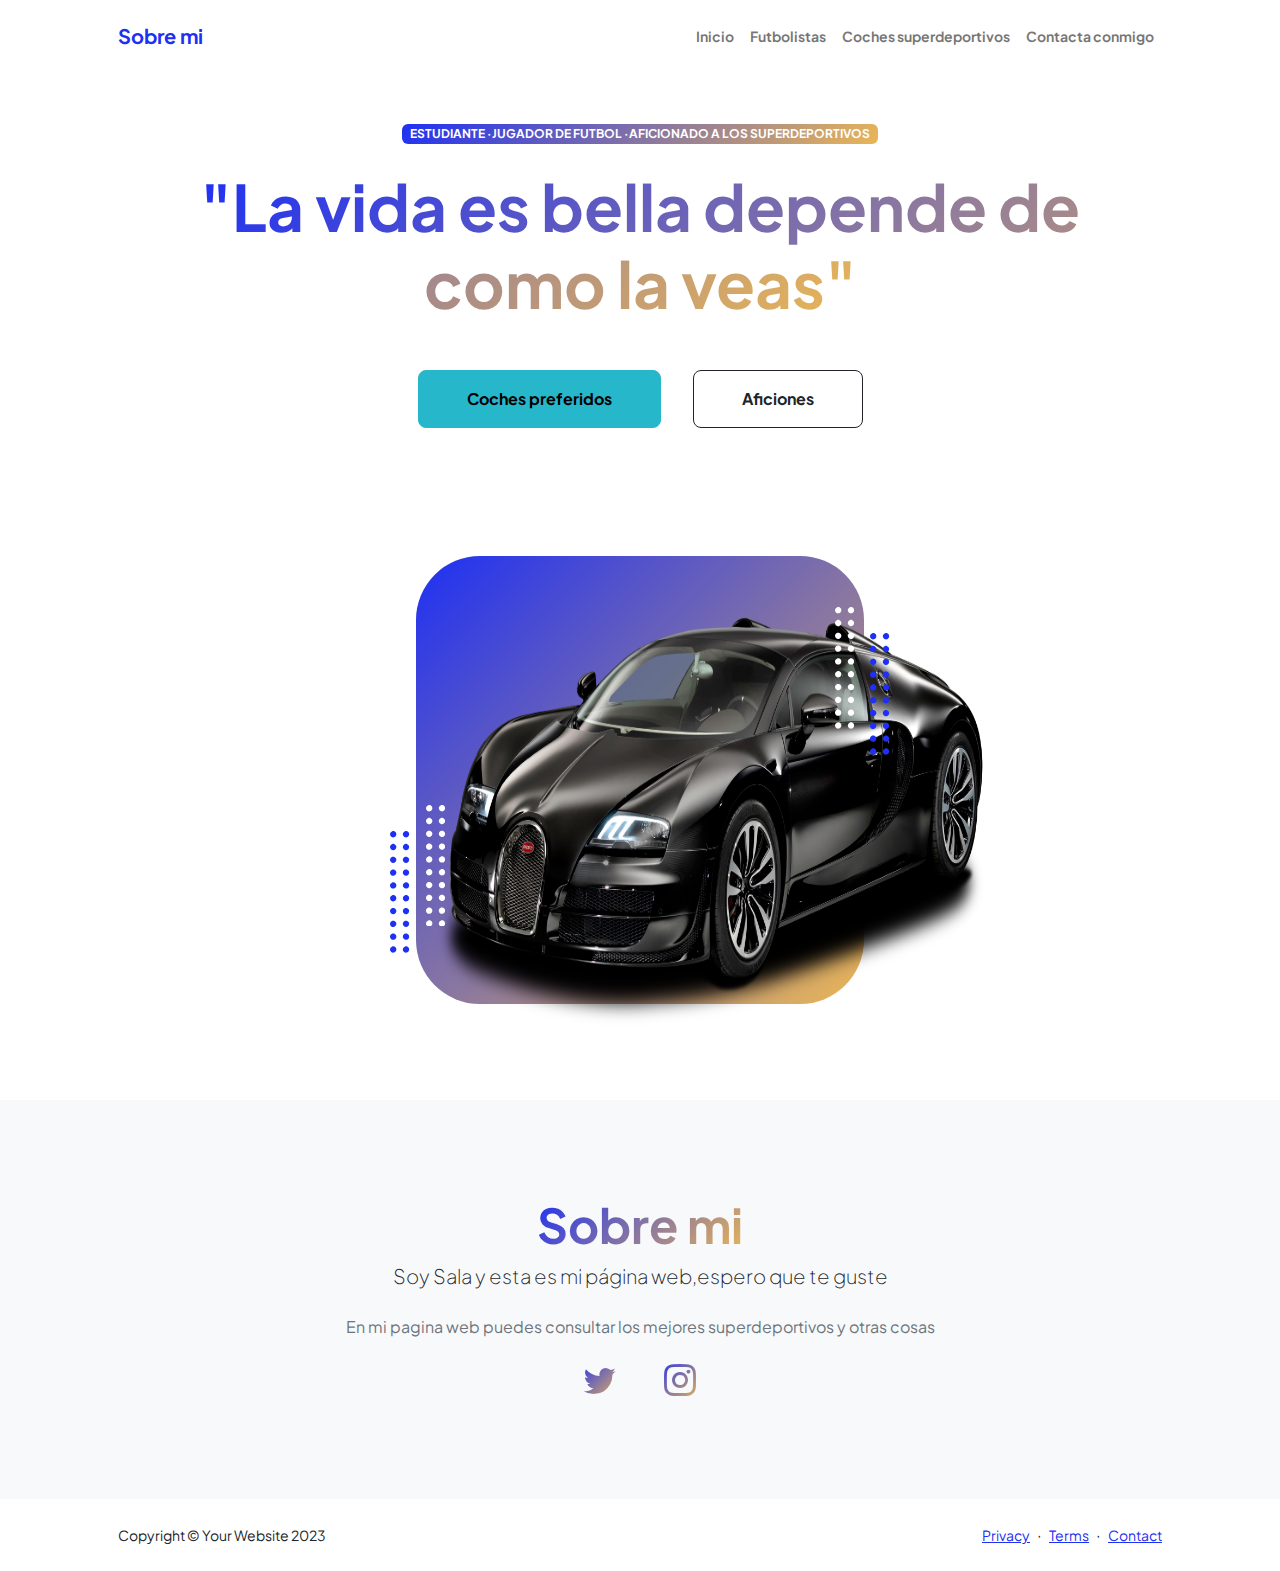
<file: salaheddinebd.github.io-main/index.html>
<!DOCTYPE html>
<html lang="en">
    <head>
        <meta charset="utf-8" />
        <meta name="viewport" content="width=device-width, initial-scale=1, shrink-to-fit=no" />
        <meta name="description" content="" />
        <meta name="author" content="" />
        <title>Personal </title>
        <!-- Favicon-->
        <link rel="icon" type="image/x-icon" href="/home/salhar/Baixades/web_sala/assets/favicon (1).ico" />
        <!-- Custom Google font-->
        <link rel="preconnect" href="https://fonts.googleapis.com" />
        <link rel="preconnect" href="https://fonts.gstatic.com" crossorigin />
        <link href="https://fonts.googleapis.com/css2?family=Plus+Jakarta+Sans:wght@100;200;300;400;500;600;700;800;900&amp;display=swap" rel="stylesheet" />
        <!-- Bootstrap icons-->
        <link href="https://cdn.jsdelivr.net/npm/bootstrap-icons@1.8.1/font/bootstrap-icons.css" rel="stylesheet" />
        <!-- Core theme CSS (includes Bootstrap)-->
        <link href="css/styles.css" rel="stylesheet" />
    </head>
    <body class="d-flex flex-column h-100">
        <main class="flex-shrink-0">
            <!-- Navigation-->
            <nav class="navbar navbar-expand-lg navbar-light bg-white py-3">
                <div class="container px-5">
                    <a class="navbar-brand" href="index.html"><span class="fw-bolder text-primary">Sobre mi</span></a>
                    <button class="navbar-toggler" type="button" data-bs-toggle="collapse" data-bs-target="#navbarSupportedContent" aria-controls="navbarSupportedContent" aria-expanded="false" aria-label="Toggle navigation"><span class="navbar-toggler-icon"></span></button>
                    <div class="collapse navbar-collapse" id="navbarSupportedContent">
                        <ul class="navbar-nav ms-auto mb-2 mb-lg-0 small fw-bolder">
                            <li class="nav-item"><a class="nav-link" href="index.html">Inicio</a></li>
                            <li class="nav-item"><a class="nav-link" href="resume.html">Futbolistas</a></li>
                            <li class="nav-item"><a class="nav-link" href="projects.html">Coches superdeportivos</a></li>
                            <li class="nav-item"><a class="nav-link" href="contact.html">Contacta conmigo</a></li>
                        </ul>
                    </div>
                </div>
            </nav>
            <!-- Header-->
            <header class="py-5">
                <div class="container px-5 pb-5">
                    <div class="row gx-5 align-items-center">
                        <div class="col-xxl-5">
                            <!-- Header text content-->
                            <div class="text-center text-xxl-start">
                                <div class="badge bg-gradient-primary-to-secondary text-white mb-4"><div class="text-uppercase">Estudiante &middot;Jugador de Futbol &middot;Aficionado a los superdeportivos</div></div>
                                <div class="fs-3 fw-light text-muted"></div>
                                <h1 class="display-3 fw-bolder mb-5"><span class="text-gradient d-inline">"La vida es bella depende de como la veas"</span></h1>
                                <div class="d-grid gap-3 d-sm-flex justify-content-sm-center justify-content-xxl-start mb-3">
                                    <a class="btn btn-primary btn-lg px-5 py-3 me-sm-3 fs-6 fw-bolder" href="resume.html">Coches preferidos</a>
                                    <a class="btn btn-outline-dark btn-lg px-5 py-3 fs-6 fw-bolder" href="projects.html">Aficiones</a>
                                </div>
                            </div>
                        </div>
                        <div class="col-xxl-7">
                            <!-- Header profile picture-->
                            <div class="d-flex justify-content-center mt-5 mt-xxl-0">
                                <div class="profile bg-gradient-primary-to-secondary">
                                    <!-- TIP: For best results, use a photo with a transparent background like the demo example below-->
                                    <!-- Watch a tutorial on how to do this on YouTube (link)-->
                                    <img src="assets/profile_bugatti.png" width="600" height="500"alt="..." />
                                    <div class="dots-1">
                                        <!-- SVG Dots-->
                                        <svg version="1.1" xmlns="http://www.w3.org/2000/svg" xmlns:xlink="http://www.w3.org/1999/xlink" x="0px" y="0px" viewBox="0 0 191.6 1215.4" style="enable-background: new 0 0 191.6 1215.4" xml:space="preserve">
                                            <g transform="translate(0.000000,1280.000000) scale(0.100000,-0.100000)">
                                                <path d="M227.7,12788.6c-105-35-200-141-222-248c-43-206,163-412,369-369c155,32,275,190,260,339c-11,105-90,213-190,262        C383.7,12801.6,289.7,12808.6,227.7,12788.6z"></path>
                                                <path d="M1507.7,12788.6c-151-50-253-216-222-362c25-119,136-230,254-255c194-41,395,142,375,339c-11,105-90,213-190,262        C1663.7,12801.6,1569.7,12808.6,1507.7,12788.6z"></path>
                                                <path d="M227.7,11508.6c-105-35-200-141-222-248c-43-206,163-412,369-369c155,32,275,190,260,339c-11,105-90,213-190,262        C383.7,11521.6,289.7,11528.6,227.7,11508.6z"></path>
                                                <path d="M1507.7,11508.6c-151-50-253-216-222-362c25-119,136-230,254-255c194-41,395,142,375,339c-11,105-90,213-190,262        C1663.7,11521.6,1569.7,11528.6,1507.7,11508.6z"></path>
                                                <path d="M227.7,10228.6c-105-35-200-141-222-248c-43-206,163-412,369-369c155,32,275,190,260,339c-11,105-90,213-190,262        C383.7,10241.6,289.7,10248.6,227.7,10228.6z"></path>
                                                <path d="M1507.7,10228.6c-105-35-200-141-222-248c-43-206,163-412,369-369c155,32,275,190,260,339c-11,105-90,213-190,262        C1663.7,10241.6,1569.7,10248.6,1507.7,10228.6z"></path>
                                                <path d="M227.7,8948.6c-105-35-200-141-222-248c-43-206,163-412,369-369c155,32,275,190,260,339c-11,105-90,213-190,262        C383.7,8961.6,289.7,8968.6,227.7,8948.6z"></path>
                                                <path d="M1507.7,8948.6c-105-35-200-141-222-248c-43-206,163-412,369-369c155,32,275,190,260,339c-11,105-90,213-190,262        C1663.7,8961.6,1569.7,8968.6,1507.7,8948.6z"></path>
                                                <path d="M227.7,7668.6c-105-35-200-141-222-248c-43-206,163-412,369-369c155,32,275,190,260,339c-11,105-90,213-190,262        C383.7,7681.6,289.7,7688.6,227.7,7668.6z"></path>
                                                <path d="M1507.7,7668.6c-105-35-200-141-222-248c-43-206,163-412,369-369c155,32,275,190,260,339c-11,105-90,213-190,262        C1663.7,7681.6,1569.7,7688.6,1507.7,7668.6z"></path>
                                                <path d="M227.7,6388.6c-105-35-200-141-222-248c-43-206,163-412,369-369c155,32,275,190,260,339c-11,105-90,213-190,262        C383.7,6401.6,289.7,6408.6,227.7,6388.6z"></path>
                                                <path d="M1507.7,6388.6c-105-35-200-141-222-248c-43-206,163-412,369-369c155,32,275,190,260,339c-11,105-90,213-190,262        C1663.7,6401.6,1569.7,6408.6,1507.7,6388.6z"></path>
                                                <path d="M227.7,5108.6c-105-35-200-141-222-248c-43-206,163-412,369-369c155,32,275,190,260,339c-11,105-90,213-190,262        C383.7,5121.6,289.7,5128.6,227.7,5108.6z"></path>
                                                <path d="M1507.7,5108.6c-105-35-200-141-222-248c-43-206,163-412,369-369c155,32,275,190,260,339c-11,105-90,213-190,262        C1663.7,5121.6,1569.7,5128.6,1507.7,5108.6z"></path>
                                                <path d="M227.7,3828.6c-105-35-200-141-222-248c-43-206,163-412,369-369c155,32,275,190,260,339c-11,105-90,213-190,262        C383.7,3841.6,289.7,3848.6,227.7,3828.6z"></path>
                                                <path d="M1507.7,3828.6c-105-35-200-141-222-248c-43-206,163-412,369-369c155,32,275,190,260,339c-11,105-90,213-190,262        C1663.7,3841.6,1569.7,3848.6,1507.7,3828.6z"></path>
                                                <path d="M227.7,2548.6c-105-35-200-141-222-248c-43-206,163-412,369-369c155,32,275,190,260,339c-11,105-90,213-190,262        C383.7,2561.6,289.7,2568.6,227.7,2548.6z"></path>
                                                <path d="M1507.7,2548.6c-105-35-200-141-222-248c-43-206,163-412,369-369c155,32,275,190,260,339c-11,105-90,213-190,262        C1663.7,2561.6,1569.7,2568.6,1507.7,2548.6z"></path>
                                                <path d="M227.7,1268.6c-105-35-200-141-222-248c-43-206,163-412,369-369c155,32,275,190,260,339c-11,105-90,213-190,262        C383.7,1281.6,289.7,1288.6,227.7,1268.6z"></path>
                                                <path d="M1507.7,1268.6c-105-35-200-141-222-248c-43-206,163-412,369-369c155,32,275,190,260,339c-11,105-90,213-190,262        C1663.7,1281.6,1569.7,1288.6,1507.7,1268.6z"></path>
                                            </g>
                                        </svg>
                                        <!-- END of SVG dots-->
                                    </div>
                                    <div class="dots-2">
                                        <!-- SVG Dots-->
                                        <svg version="1.1" xmlns="http://www.w3.org/2000/svg" xmlns:xlink="http://www.w3.org/1999/xlink" x="0px" y="0px" viewBox="0 0 191.6 1215.4" style="enable-background: new 0 0 191.6 1215.4" xml:space="preserve">
                                            <g transform="translate(0.000000,1280.000000) scale(0.100000,-0.100000)">
                                                <path d="M227.7,12788.6c-105-35-200-141-222-248c-43-206,163-412,369-369c155,32,275,190,260,339c-11,105-90,213-190,262        C383.7,12801.6,289.7,12808.6,227.7,12788.6z"></path>
                                                <path d="M1507.7,12788.6c-151-50-253-216-222-362c25-119,136-230,254-255c194-41,395,142,375,339c-11,105-90,213-190,262        C1663.7,12801.6,1569.7,12808.6,1507.7,12788.6z"></path>
                                                <path d="M227.7,11508.6c-105-35-200-141-222-248c-43-206,163-412,369-369c155,32,275,190,260,339c-11,105-90,213-190,262        C383.7,11521.6,289.7,11528.6,227.7,11508.6z"></path>
                                                <path d="M1507.7,11508.6c-151-50-253-216-222-362c25-119,136-230,254-255c194-41,395,142,375,339c-11,105-90,213-190,262        C1663.7,11521.6,1569.7,11528.6,1507.7,11508.6z"></path>
                                                <path d="M227.7,10228.6c-105-35-200-141-222-248c-43-206,163-412,369-369c155,32,275,190,260,339c-11,105-90,213-190,262        C383.7,10241.6,289.7,10248.6,227.7,10228.6z"></path>
                                                <path d="M1507.7,10228.6c-105-35-200-141-222-248c-43-206,163-412,369-369c155,32,275,190,260,339c-11,105-90,213-190,262        C1663.7,10241.6,1569.7,10248.6,1507.7,10228.6z"></path>
                                                <path d="M227.7,8948.6c-105-35-200-141-222-248c-43-206,163-412,369-369c155,32,275,190,260,339c-11,105-90,213-190,262        C383.7,8961.6,289.7,8968.6,227.7,8948.6z"></path>
                                                <path d="M1507.7,8948.6c-105-35-200-141-222-248c-43-206,163-412,369-369c155,32,275,190,260,339c-11,105-90,213-190,262        C1663.7,8961.6,1569.7,8968.6,1507.7,8948.6z"></path>
                                                <path d="M227.7,7668.6c-105-35-200-141-222-248c-43-206,163-412,369-369c155,32,275,190,260,339c-11,105-90,213-190,262        C383.7,7681.6,289.7,7688.6,227.7,7668.6z"></path>
                                                <path d="M1507.7,7668.6c-105-35-200-141-222-248c-43-206,163-412,369-369c155,32,275,190,260,339c-11,105-90,213-190,262        C1663.7,7681.6,1569.7,7688.6,1507.7,7668.6z"></path>
                                                <path d="M227.7,6388.6c-105-35-200-141-222-248c-43-206,163-412,369-369c155,32,275,190,260,339c-11,105-90,213-190,262        C383.7,6401.6,289.7,6408.6,227.7,6388.6z"></path>
                                                <path d="M1507.7,6388.6c-105-35-200-141-222-248c-43-206,163-412,369-369c155,32,275,190,260,339c-11,105-90,213-190,262        C1663.7,6401.6,1569.7,6408.6,1507.7,6388.6z"></path>
                                                <path d="M227.7,5108.6c-105-35-200-141-222-248c-43-206,163-412,369-369c155,32,275,190,260,339c-11,105-90,213-190,262        C383.7,5121.6,289.7,5128.6,227.7,5108.6z"></path>
                                                <path d="M1507.7,5108.6c-105-35-200-141-222-248c-43-206,163-412,369-369c155,32,275,190,260,339c-11,105-90,213-190,262        C1663.7,5121.6,1569.7,5128.6,1507.7,5108.6z"></path>
                                                <path d="M227.7,3828.6c-105-35-200-141-222-248c-43-206,163-412,369-369c155,32,275,190,260,339c-11,105-90,213-190,262        C383.7,3841.6,289.7,3848.6,227.7,3828.6z"></path>
                                                <path d="M1507.7,3828.6c-105-35-200-141-222-248c-43-206,163-412,369-369c155,32,275,190,260,339c-11,105-90,213-190,262        C1663.7,3841.6,1569.7,3848.6,1507.7,3828.6z"></path>
                                                <path d="M227.7,2548.6c-105-35-200-141-222-248c-43-206,163-412,369-369c155,32,275,190,260,339c-11,105-90,213-190,262        C383.7,2561.6,289.7,2568.6,227.7,2548.6z"></path>
                                                <path d="M1507.7,2548.6c-105-35-200-141-222-248c-43-206,163-412,369-369c155,32,275,190,260,339c-11,105-90,213-190,262        C1663.7,2561.6,1569.7,2568.6,1507.7,2548.6z"></path>
                                                <path d="M227.7,1268.6c-105-35-200-141-222-248c-43-206,163-412,369-369c155,32,275,190,260,339c-11,105-90,213-190,262        C383.7,1281.6,289.7,1288.6,227.7,1268.6z"></path>
                                                <path d="M1507.7,1268.6c-105-35-200-141-222-248c-43-206,163-412,369-369c155,32,275,190,260,339c-11,105-90,213-190,262        C1663.7,1281.6,1569.7,1288.6,1507.7,1268.6z"></path>
                                            </g>
                                        </svg>
                                        <!-- END of SVG dots-->
                                    </div>
                                    <div class="dots-3">
                                        <!-- SVG Dots-->
                                        <svg version="1.1" xmlns="http://www.w3.org/2000/svg" xmlns:xlink="http://www.w3.org/1999/xlink" x="0px" y="0px" viewBox="0 0 191.6 1215.4" style="enable-background: new 0 0 191.6 1215.4" xml:space="preserve">
                                            <g transform="translate(0.000000,1280.000000) scale(0.100000,-0.100000)">
                                                <path d="M227.7,12788.6c-105-35-200-141-222-248c-43-206,163-412,369-369c155,32,275,190,260,339c-11,105-90,213-190,262        C383.7,12801.6,289.7,12808.6,227.7,12788.6z"></path>
                                                <path d="M1507.7,12788.6c-151-50-253-216-222-362c25-119,136-230,254-255c194-41,395,142,375,339c-11,105-90,213-190,262        C1663.7,12801.6,1569.7,12808.6,1507.7,12788.6z"></path>
                                                <path d="M227.7,11508.6c-105-35-200-141-222-248c-43-206,163-412,369-369c155,32,275,190,260,339c-11,105-90,213-190,262        C383.7,11521.6,289.7,11528.6,227.7,11508.6z"></path>
                                                <path d="M1507.7,11508.6c-151-50-253-216-222-362c25-119,136-230,254-255c194-41,395,142,375,339c-11,105-90,213-190,262        C1663.7,11521.6,1569.7,11528.6,1507.7,11508.6z"></path>
                                                <path d="M227.7,10228.6c-105-35-200-141-222-248c-43-206,163-412,369-369c155,32,275,190,260,339c-11,105-90,213-190,262        C383.7,10241.6,289.7,10248.6,227.7,10228.6z"></path>
                                                <path d="M1507.7,10228.6c-105-35-200-141-222-248c-43-206,163-412,369-369c155,32,275,190,260,339c-11,105-90,213-190,262        C1663.7,10241.6,1569.7,10248.6,1507.7,10228.6z"></path>
                                                <path d="M227.7,8948.6c-105-35-200-141-222-248c-43-206,163-412,369-369c155,32,275,190,260,339c-11,105-90,213-190,262        C383.7,8961.6,289.7,8968.6,227.7,8948.6z"></path>
                                                <path d="M1507.7,8948.6c-105-35-200-141-222-248c-43-206,163-412,369-369c155,32,275,190,260,339c-11,105-90,213-190,262        C1663.7,8961.6,1569.7,8968.6,1507.7,8948.6z"></path>
                                                <path d="M227.7,7668.6c-105-35-200-141-222-248c-43-206,163-412,369-369c155,32,275,190,260,339c-11,105-90,213-190,262        C383.7,7681.6,289.7,7688.6,227.7,7668.6z"></path>
                                                <path d="M1507.7,7668.6c-105-35-200-141-222-248c-43-206,163-412,369-369c155,32,275,190,260,339c-11,105-90,213-190,262        C1663.7,7681.6,1569.7,7688.6,1507.7,7668.6z"></path>
                                                <path d="M227.7,6388.6c-105-35-200-141-222-248c-43-206,163-412,369-369c155,32,275,190,260,339c-11,105-90,213-190,262        C383.7,6401.6,289.7,6408.6,227.7,6388.6z"></path>
                                                <path d="M1507.7,6388.6c-105-35-200-141-222-248c-43-206,163-412,369-369c155,32,275,190,260,339c-11,105-90,213-190,262        C1663.7,6401.6,1569.7,6408.6,1507.7,6388.6z"></path>
                                                <path d="M227.7,5108.6c-105-35-200-141-222-248c-43-206,163-412,369-369c155,32,275,190,260,339c-11,105-90,213-190,262        C383.7,5121.6,289.7,5128.6,227.7,5108.6z"></path>
                                                <path d="M1507.7,5108.6c-105-35-200-141-222-248c-43-206,163-412,369-369c155,32,275,190,260,339c-11,105-90,213-190,262        C1663.7,5121.6,1569.7,5128.6,1507.7,5108.6z"></path>
                                                <path d="M227.7,3828.6c-105-35-200-141-222-248c-43-206,163-412,369-369c155,32,275,190,260,339c-11,105-90,213-190,262        C383.7,3841.6,289.7,3848.6,227.7,3828.6z"></path>
                                                <path d="M1507.7,3828.6c-105-35-200-141-222-248c-43-206,163-412,369-369c155,32,275,190,260,339c-11,105-90,213-190,262        C1663.7,3841.6,1569.7,3848.6,1507.7,3828.6z"></path>
                                                <path d="M227.7,2548.6c-105-35-200-141-222-248c-43-206,163-412,369-369c155,32,275,190,260,339c-11,105-90,213-190,262        C383.7,2561.6,289.7,2568.6,227.7,2548.6z"></path>
                                                <path d="M1507.7,2548.6c-105-35-200-141-222-248c-43-206,163-412,369-369c155,32,275,190,260,339c-11,105-90,213-190,262        C1663.7,2561.6,1569.7,2568.6,1507.7,2548.6z"></path>
                                                <path d="M227.7,1268.6c-105-35-200-141-222-248c-43-206,163-412,369-369c155,32,275,190,260,339c-11,105-90,213-190,262        C383.7,1281.6,289.7,1288.6,227.7,1268.6z"></path>
                                                <path d="M1507.7,1268.6c-105-35-200-141-222-248c-43-206,163-412,369-369c155,32,275,190,260,339c-11,105-90,213-190,262        C1663.7,1281.6,1569.7,1288.6,1507.7,1268.6z"></path>
                                            </g>
                                        </svg>
                                        <!-- END of SVG dots-->
                                    </div>
                                    <div class="dots-4">
                                        <!-- SVG Dots-->
                                        <svg version="1.1" xmlns="http://www.w3.org/2000/svg" xmlns:xlink="http://www.w3.org/1999/xlink" x="0px" y="0px" viewBox="0 0 191.6 1215.4" style="enable-background: new 0 0 191.6 1215.4" xml:space="preserve">
                                            <g transform="translate(0.000000,1280.000000) scale(0.100000,-0.100000)">
                                                <path d="M227.7,12788.6c-105-35-200-141-222-248c-43-206,163-412,369-369c155,32,275,190,260,339c-11,105-90,213-190,262        C383.7,12801.6,289.7,12808.6,227.7,12788.6z"></path>
                                                <path d="M1507.7,12788.6c-151-50-253-216-222-362c25-119,136-230,254-255c194-41,395,142,375,339c-11,105-90,213-190,262        C1663.7,12801.6,1569.7,12808.6,1507.7,12788.6z"></path>
                                                <path d="M227.7,11508.6c-105-35-200-141-222-248c-43-206,163-412,369-369c155,32,275,190,260,339c-11,105-90,213-190,262        C383.7,11521.6,289.7,11528.6,227.7,11508.6z"></path>
                                                <path d="M1507.7,11508.6c-151-50-253-216-222-362c25-119,136-230,254-255c194-41,395,142,375,339c-11,105-90,213-190,262        C1663.7,11521.6,1569.7,11528.6,1507.7,11508.6z"></path>
                                                <path d="M227.7,10228.6c-105-35-200-141-222-248c-43-206,163-412,369-369c155,32,275,190,260,339c-11,105-90,213-190,262        C383.7,10241.6,289.7,10248.6,227.7,10228.6z"></path>
                                                <path d="M1507.7,10228.6c-105-35-200-141-222-248c-43-206,163-412,369-369c155,32,275,190,260,339c-11,105-90,213-190,262        C1663.7,10241.6,1569.7,10248.6,1507.7,10228.6z"></path>
                                                <path d="M227.7,8948.6c-105-35-200-141-222-248c-43-206,163-412,369-369c155,32,275,190,260,339c-11,105-90,213-190,262        C383.7,8961.6,289.7,8968.6,227.7,8948.6z"></path>
                                                <path d="M1507.7,8948.6c-105-35-200-141-222-248c-43-206,163-412,369-369c155,32,275,190,260,339c-11,105-90,213-190,262        C1663.7,8961.6,1569.7,8968.6,1507.7,8948.6z"></path>
                                                <path d="M227.7,7668.6c-105-35-200-141-222-248c-43-206,163-412,369-369c155,32,275,190,260,339c-11,105-90,213-190,262        C383.7,7681.6,289.7,7688.6,227.7,7668.6z"></path>
                                                <path d="M1507.7,7668.6c-105-35-200-141-222-248c-43-206,163-412,369-369c155,32,275,190,260,339c-11,105-90,213-190,262        C1663.7,7681.6,1569.7,7688.6,1507.7,7668.6z"></path>
                                                <path d="M227.7,6388.6c-105-35-200-141-222-248c-43-206,163-412,369-369c155,32,275,190,260,339c-11,105-90,213-190,262        C383.7,6401.6,289.7,6408.6,227.7,6388.6z"></path>
                                                <path d="M1507.7,6388.6c-105-35-200-141-222-248c-43-206,163-412,369-369c155,32,275,190,260,339c-11,105-90,213-190,262        C1663.7,6401.6,1569.7,6408.6,1507.7,6388.6z"></path>
                                                <path d="M227.7,5108.6c-105-35-200-141-222-248c-43-206,163-412,369-369c155,32,275,190,260,339c-11,105-90,213-190,262        C383.7,5121.6,289.7,5128.6,227.7,5108.6z"></path>
                                                <path d="M1507.7,5108.6c-105-35-200-141-222-248c-43-206,163-412,369-369c155,32,275,190,260,339c-11,105-90,213-190,262        C1663.7,5121.6,1569.7,5128.6,1507.7,5108.6z"></path>
                                                <path d="M227.7,3828.6c-105-35-200-141-222-248c-43-206,163-412,369-369c155,32,275,190,260,339c-11,105-90,213-190,262        C383.7,3841.6,289.7,3848.6,227.7,3828.6z"></path>
                                                <path d="M1507.7,3828.6c-105-35-200-141-222-248c-43-206,163-412,369-369c155,32,275,190,260,339c-11,105-90,213-190,262        C1663.7,3841.6,1569.7,3848.6,1507.7,3828.6z"></path>
                                                <path d="M227.7,2548.6c-105-35-200-141-222-248c-43-206,163-412,369-369c155,32,275,190,260,339c-11,105-90,213-190,262        C383.7,2561.6,289.7,2568.6,227.7,2548.6z"></path>
                                                <path d="M1507.7,2548.6c-105-35-200-141-222-248c-43-206,163-412,369-369c155,32,275,190,260,339c-11,105-90,213-190,262        C1663.7,2561.6,1569.7,2568.6,1507.7,2548.6z"></path>
                                                <path d="M227.7,1268.6c-105-35-200-141-222-248c-43-206,163-412,369-369c155,32,275,190,260,339c-11,105-90,213-190,262        C383.7,1281.6,289.7,1288.6,227.7,1268.6z"></path>
                                                <path d="M1507.7,1268.6c-105-35-200-141-222-248c-43-206,163-412,369-369c155,32,275,190,260,339c-11,105-90,213-190,262        C1663.7,1281.6,1569.7,1288.6,1507.7,1268.6z"></path>
                                            </g>
                                        </svg>
                                        <!-- END of SVG dots-->
                                    </div>
                                </div>
                            </div>
                        </div>
                    </div>
                </div>
            </header>
            <!-- About Section-->
            <section class="bg-light py-5">
                <div class="container px-5">
                    <div class="row gx-5 justify-content-center">
                        <div class="col-xxl-8">
                            <div class="text-center my-5">
                                <h2 class="display-5 fw-bolder"><span class="text-gradient d-inline">Sobre mi</span></h2>
                                <p class="lead fw-light mb-4">Soy Sala y esta es mi página web,espero que te guste</p>
                                <p class="text-muted">En mi pagina web puedes consultar los mejores superdeportivos y otras cosas</p>
                                <div class="d-flex justify-content-center fs-2 gap-4">
                                    <a class="text-gradient" href="#!"><i class="bi bi-twitter"></i></a>
                                    <a class="text-gradient" href="#!"><i class="bi bi-classroom"></i></a>
                                    <a class="text-gradient" href="#!"><i class="bi bi-instagram"></i></a>
                                </div>
                            </div>
                        </div>
                    </div>
                </div>
            </section>
        </main>
        <!-- Footer-->
        <footer class="bg-white py-4 mt-auto">
            <div class="container px-5">
                <div class="row align-items-center justify-content-between flex-column flex-sm-row">
                    <div class="col-auto"><div class="small m-0">Copyright &copy; Your Website 2023</div></div>
                    <div class="col-auto">
                        <a class="small" href="#!">Privacy</a>
                        <span class="mx-1">&middot;</span>
                        <a class="small" href="#!">Terms</a>
                        <span class="mx-1">&middot;</span>
                        <a class="small" href="#!">Contact</a>
                    </div>
                </div>
            </div>
        </footer>
        <!-- Bootstrap core JS-->
        <script src="https://cdn.jsdelivr.net/npm/bootstrap@5.2.3/dist/js/bootstrap.bundle.min.js"></script>
        <!-- Core theme JS-->
        <script src="js/scripts.js"></script>
    </body>
</html>
</file>
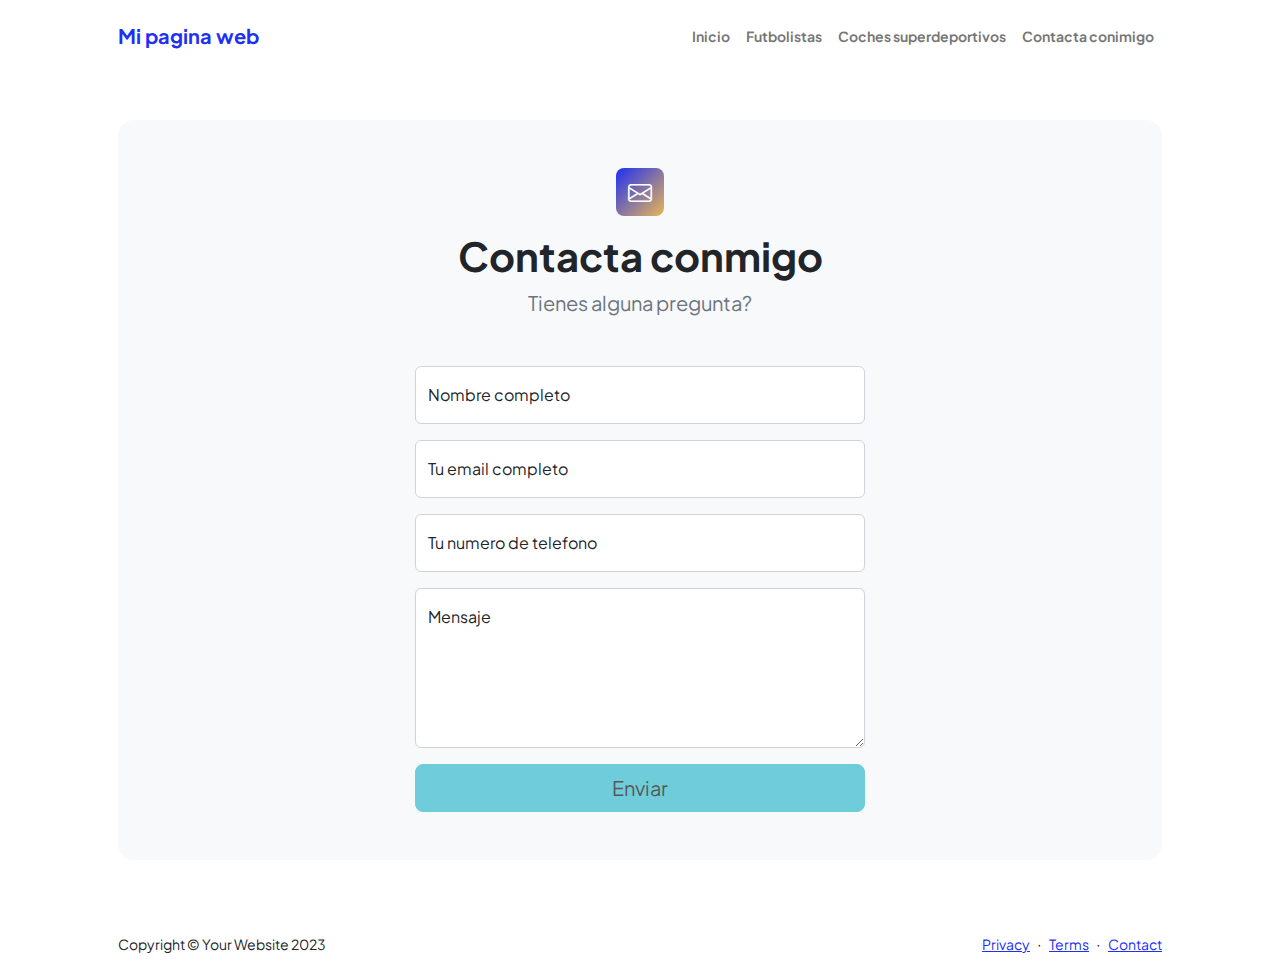
<file: salaheddinebd.github.io-main/contact.html>
<!DOCTYPE html>
<html lang="en">
    <head>
        <meta charset="utf-8" />
        <meta name="viewport" content="width=device-width, initial-scale=1, shrink-to-fit=no" />
        <meta name="description" content />
        <meta name="author" content />
        <title>Volver al inicio</title>
        <!-- Favicon-->
        <link rel="icon" type="image/x-icon" href="/home/salhar/Baixades/web_sala/assets/favicon (1).ico" />
        <!-- Custom Google font-->
        <link rel="preconnect" href="https://fonts.googleapis.com" />
        <link rel="preconnect" href="https://fonts.gstatic.com" crossorigin />
        <link href="https://fonts.googleapis.com/css2?family=Plus+Jakarta+Sans:wght@100;200;300;400;500;600;700;800;900&amp;display=swap" rel="stylesheet" />
        <!-- Bootstrap icons-->
        <link href="https://cdn.jsdelivr.net/npm/bootstrap-icons@1.8.1/font/bootstrap-icons.css" rel="stylesheet" />
        <!-- Core theme CSS (includes Bootstrap)-->
        <link href="css/styles.css" rel="stylesheet" />
    </head>
    <body class="d-flex flex-column">
        <main class="flex-shrink-0">
            <!-- Navigation-->
            <nav class="navbar navbar-expand-lg navbar-light bg-white py-3">
                <div class="container px-5">
                    <a class="navbar-brand" href="index.html"><span class="fw-bolder text-primary">Mi pagina web</span></a>
                    <button class="navbar-toggler" type="button" data-bs-toggle="collapse" data-bs-target="#navbarSupportedContent" aria-controls="navbarSupportedContent" aria-expanded="false" aria-label="Toggle navigation"><span class="navbar-toggler-icon"></span></button>
                    <div class="collapse navbar-collapse" id="navbarSupportedContent">
                        <ul class="navbar-nav ms-auto mb-2 mb-lg-0 small fw-bolder">
                            <li class="nav-item"><a class="nav-link" href="index.html">Inicio</a></li>
                            <li class="nav-item"><a class="nav-link" href="resume.html">Futbolistas</a></li>
                            <li class="nav-item"><a class="nav-link" href="projects.html">Coches superdeportivos</a></li>
                            <li class="nav-item"><a class="nav-link" href="contact.html">Contacta conimigo</a></li>
                        </ul>
                    </div>
                </div>
            </nav>
            <!-- Page content-->
            <section class="py-5">
                <div class="container px-5">
                    <!-- Contact form-->
                    <div class="bg-light rounded-4 py-5 px-4 px-md-5">
                        <div class="text-center mb-5">
                            <div class="feature bg-primary bg-gradient-primary-to-secondary text-white rounded-3 mb-3"><i class="bi bi-envelope"></i></div>
                            <h1 class="fw-bolder">Contacta conmigo</h1>
                            <p class="lead fw-normal text-muted mb-0">Tienes alguna pregunta?</p>
                        </div>
                        <div class="row gx-5 justify-content-center">
                            <div class="col-lg-8 col-xl-6">
                                <!-- * * * * * * * * * * * * * * *-->
                                <!-- * * SB Forms Contact Form * *-->
                                <!-- * * * * * * * * * * * * * * *-->
                                <!-- This form is pre-integrated with SB Forms.-->
                                <!-- To make this form functional, sign up at-->
                                <!-- https://startbootstrap.com/solution/contact-forms-->
                                <!-- to get an API token!-->
                                <form id="contactForm" data-sb-form-api-token="API_TOKEN">
                                    <!-- Name input-->
                                    <div class="form-floating mb-3">
                                        <input class="form-control" id="name" type="text" placeholder="Enter your name..." data-sb-validations="required" />
                                        <label for="name">Nombre completo</label>
                                        <div class="invalid-feedback" data-sb-feedback="name:required">Tu nombre es importante</div>
                                    </div>
                                    <!-- Email address input-->
                                    <div class="form-floating mb-3">
                                        <input class="form-control" id="email" type="email" placeholder="name@example.com" data-sb-validations="required,email" />
                                        <label for="email">	Tu email completo</label>
                                        <div class="invalid-feedback" data-sb-feedback="email:required">Tu email es importante</div>
                                        <div class="invalid-feedback" data-sb-feedback="email:email">Email es inv&aacute;lido</div>
                                    </div>
                                    <!-- Phone number input-->
                                    <div class="form-floating mb-3">
                                        <input class="form-control" id="phone" type="tel" placeholder="(123) 456-7890" data-sb-validations="required" />
                                        <label for="phone">Tu numero de telefono</label>
                                        <div class="invalid-feedback" data-sb-feedback="phone:required">Tu n&uacute;mero de tel&eacute;fono es necesario</div>
                                    </div>
                                    <!-- Message input-->
                                    <div class="form-floating mb-3">
                                        <textarea class="form-control" id="message" type="text" placeholder="Enter your message here..." style="height: 10rem" data-sb-validations="required"></textarea>
                                        <label for="message">Mensaje</label>
                                        <div class="invalid-feedback" data-sb-feedback="message:required">Tu mensaje es necesario</div>
                                    </div>
                                    <!-- Submit success message-->
                                    <!---->
                                    <!-- This is what your users will see when the form-->
                                    <!-- has successfully submitted-->
                                    <div class="d-none" id="submitSuccessMessage">
                                        <div class="text-center mb-3">
                                            <div class="fw-bolder">Todo correcto!</div>
                                            To activate this form, sign up at
                                            <br />
                                            <a href="https://startbootstrap.com/solution/contact-forms">https://startbootstrap.com/solution/contact-forms</a>
                                        </div>
                                    </div>
                                    <!-- Submit error message-->
                                    <!---->
                                    <!-- This is what your users will see when there is-->
                                    <!-- an error submitting the form-->
                                    <div class="d-none" id="submitErrorMessage"><div class="text-center text-danger mb-3">Error al enviarlo!</div></div>
                                    <!-- Submit Button-->
                                    <div class="d-grid"><button class="btn btn-primary btn-lg disabled" id="submitButton" type="submit">Enviar</button></div>
                                </form>
                            </div>
                        </div>
                    </div>
                </div>
            </section>
        </main>
        <!-- Footer-->
        <footer class="bg-white py-4 mt-auto">
            <div class="container px-5">
                <div class="row align-items-center justify-content-between flex-column flex-sm-row">
                    <div class="col-auto"><div class="small m-0">Copyright &copy; Your Website 2023</div></div>
                    <div class="col-auto">
                        <a class="small" href="#!">Privacy</a>
                        <span class="mx-1">&middot;</span>
                        <a class="small" href="#!">Terms</a>
                        <span class="mx-1">&middot;</span>
                        <a class="small" href="#!">Contact</a>
                    </div>
                </div>
            </div>
        </footer>
        <!-- Bootstrap core JS-->
        <script src="https://cdn.jsdelivr.net/npm/bootstrap@5.2.3/dist/js/bootstrap.bundle.min.js"></script>
        <!-- Core theme JS-->
        <script src="js/scripts.js"></script>
        <!-- * * * * * * * * * * * * * * * * * * * * * * * * * * * * * * * * * * * * * * * *-->
        <!-- * *                               SB Forms JS                               * *-->
        <!-- * * Activate your form at https://startbootstrap.com/solution/contact-forms * *-->
        <!-- * * * * * * * * * * * * * * * * * * * * * * * * * * * * * * * * * * * * * * * *-->
        <script src="https://cdn.startbootstrap.com/sb-forms-latest.js"></script>
    </body>
</html>
</file>
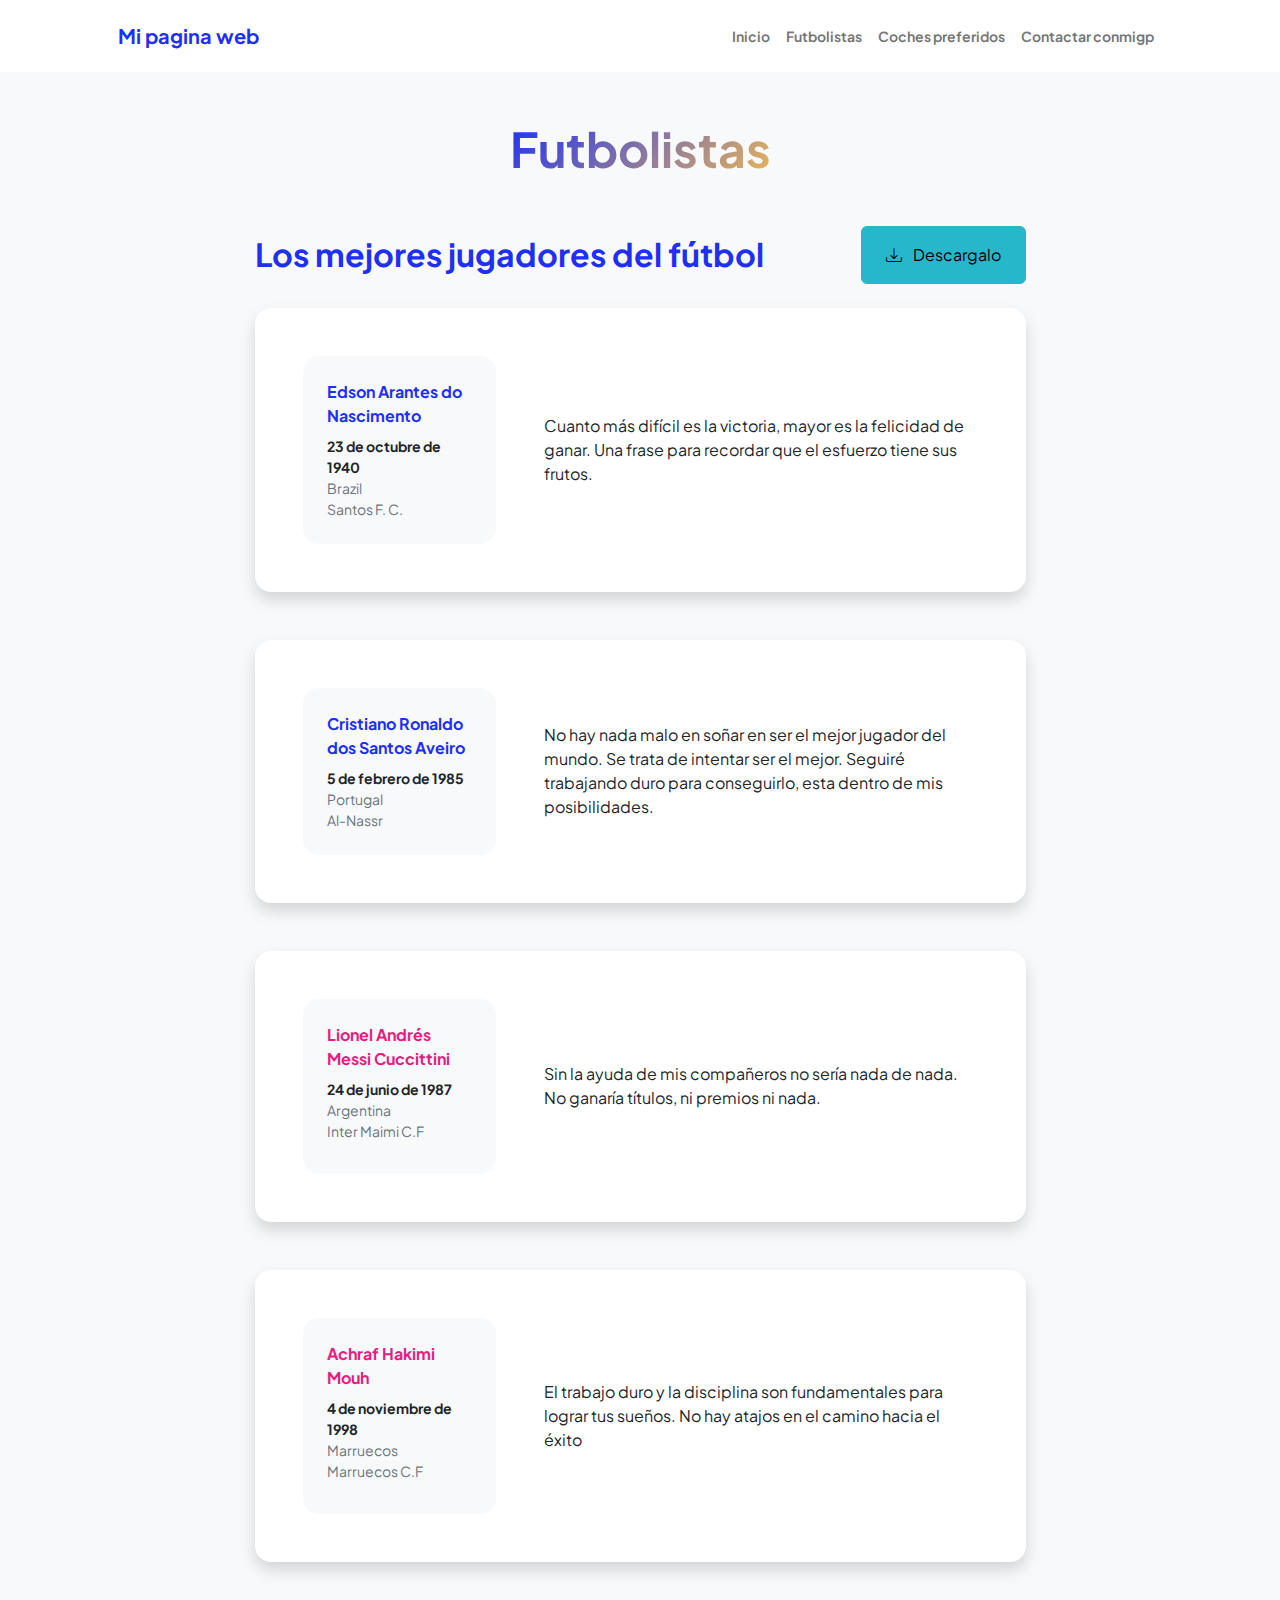
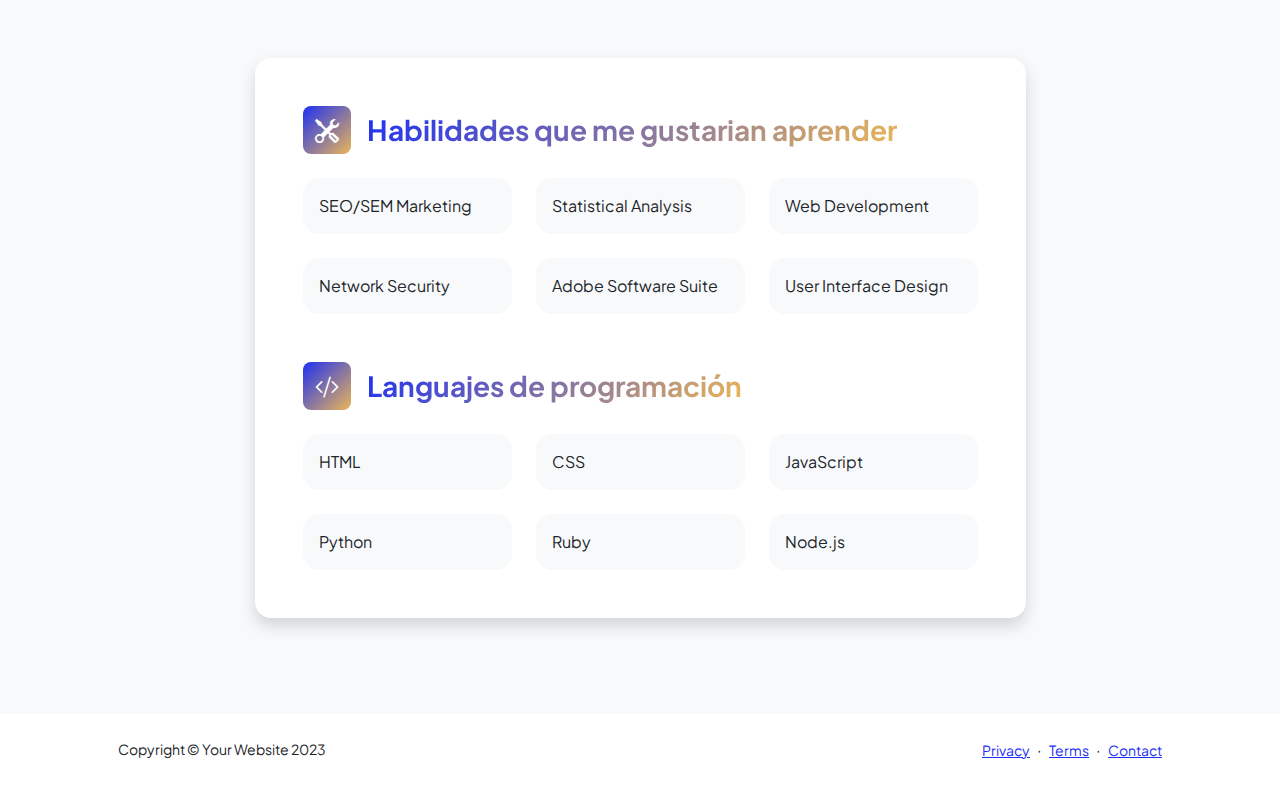
<file: salaheddinebd.github.io-main/resume.html>
<!DOCTYPE html>
<html lang="en">
    <head>
        <meta charset="utf-8" />
        <meta name="viewport" content="width=device-width, initial-scale=1, shrink-to-fit=no" />
        <meta name="description" content="" />
        <meta name="author" content="" />
        <title>Mi pagina web</title>
        <!-- Favicon-->
        <link rel="icon" type="image/x-icon" href="" />
        <!-- Custom Google font-->
        <link rel="preconnect" href="https://fonts.googleapis.com" />
        <link rel="preconnect" href="https://fonts.gstatic.com" crossorigin />
        <link href="https://fonts.googleapis.com/css2?family=Plus+Jakarta+Sans:wght@100;200;300;400;500;600;700;800;900&amp;display=swap" rel="stylesheet" />
        <!-- Bootstrap icons-->
        <link href="https://cdn.jsdelivr.net/npm/bootstrap-icons@1.8.1/font/bootstrap-icons.css" rel="stylesheet" />
        <!-- Core theme CSS (includes Bootstrap)-->
        <link href="css/styles.css" rel="stylesheet" />
    </head>
    <body class="d-flex flex-column h-100 bg-light">
        <main class="flex-shrink-0">
            <!-- Navigation-->
            <nav class="navbar navbar-expand-lg navbar-light bg-white py-3">
                <div class="container px-5">
                    <a class="navbar-brand" href="index.html"><span class="fw-bolder text-primary">Mi pagina web</span></a>
                    <button class="navbar-toggler" type="button" data-bs-toggle="collapse" data-bs-target="#navbarSupportedContent" aria-controls="navbarSupportedContent" aria-expanded="false" aria-label="Toggle navigation"><span class="navbar-toggler-icon"></span></button>
                    <div class="collapse navbar-collapse" id="navbarSupportedContent">
                        <ul class="navbar-nav ms-auto mb-2 mb-lg-0 small fw-bolder">
                            <li class="nav-item"><a class="nav-link" href="index.html">Inicio</a></li>
                            <li class="nav-item"><a class="nav-link" href="resume.html">Futbolistas</a></li>
                            <li class="nav-item"><a class="nav-link" href="projects.html">Coches preferidos</a></li>
                            <li class="nav-item"><a class="nav-link" href="contact.html">Contactar conmigp</a></li>
                        </ul>
                    </div>
                </div>
            </nav>
            <!-- Page Content-->
            <div class="container px-5 my-5">
                <div class="text-center mb-5">
                    <h1 class="display-5 fw-bolder mb-0"><span class="text-gradient d-inline">Futbolistas</span></h1>
                </div>
                <div class="row gx-5 justify-content-center">
                    <div class="col-lg-11 col-xl-9 col-xxl-8">
                        <!-- Experience Section-->
                        <section>
                            <div class="d-flex align-items-center justify-content-between mb-4">
                                <h2 class="text-primary fw-bolder mb-0">Los mejores jugadores del f&uacute;tbol</h2>
                                <!-- Download resume button-->
                                <!-- Note: Set the link href target to a PDF file within your project-->
                                <a class="btn btn-primary px-4 py-3" href="#!">
                                    <div class="d-inline-block bi bi-download me-2"></div>
                                    Descargalo
                                </a>
                            </div>
                            <!-- Experience Card 1-->
                            <div class="card shadow border-0 rounded-4 mb-5">
                                <div class="card-body p-5">
                                    <div class="row align-items-center gx-5">
                                        <div class="col text-center text-lg-start mb-4 mb-lg-0">
                                            <div class="bg-light p-4 rounded-4">
                                                <div class="text-primary fw-bolder mb-2"><red>Edson Arantes do Nascimento</red></div>
                                                <div class="small fw-bolder">23 de octubre de 1940</div>
                                                <div class="small text-muted">Brazil</div>
                                                <div class="small text-muted">Santos F. C.</div>
                                            </div>
                                        </div>
                                        <div class="col-lg-8"><div>Cuanto más difícil es la victoria, mayor es la felicidad de ganar. Una frase para recordar que el esfuerzo tiene sus frutos.</div></div>
                                    </div>
                                </div>
                            </div>
                            <!-- Experience Card 2-->
                            <div class="card shadow border-0 rounded-4 mb-5">
                                <div class="card-body p-5">
                                    <div class="row align-items-center gx-5">
                                        <div class="col text-center text-lg-start mb-4 mb-lg-0">
                                            <div class="bg-light p-4 rounded-4">
                                                <div class="text-primary fw-bolder mb-2">Cristiano Ronaldo dos Santos Aveiro</div>
                                                <div class="small fw-bolder">5 de febrero de 1985 </div>
                                                <div class="small text-muted">Portugal</div>
                                                <div class="small text-muted">Al-Nassr</div>
                                            </div>
                                        </div>
                                        <div class="col-lg-8"><div> No hay nada malo en soñar en ser el mejor jugador del mundo. Se trata de intentar ser el mejor. Seguiré trabajando duro para conseguirlo, esta dentro de mis posibilidades.</div></div>
                                    </div>
                                </div>
                            </div>
                        </section>
                        <!-- Education Section-->
                        <section>
                           
                      <div class="card shadow border-0 rounded-4 mb-5">
                                <div class="card-body p-5">
                                    <div class="row align-items-center gx-5">
                                        <div class="col text-center text-lg-start mb-4 mb-lg-0">
                                            <div class="bg-light p-4 rounded-4">
                                                <div class="text-secondary fw-bolder mb-2">	Lionel Andrés Messi Cuccittini</div>
                                                <div class="mb-2">
                                                    <div class="small fw-bolder">24 de junio de 1987</div>
                                                    <div class="small text-muted">Argentina</div>
                                                    <div class="small text-muted">Inter Maimi C.F</div>
                                                </div>
                                            </div>
                                        </div>
                                        <div class="col-lg-8"><div>Sin la ayuda de mis compañeros no sería nada de nada. No ganaría títulos, ni premios ni nada.</div></div>
                                    </div>
                                </div>
                            </div>
                            <!-- Education Card 2-->
                            <div class="card shadow border-0 rounded-4 mb-5">
                                <div class="card-body p-5">
                                    <div class="row align-items-center gx-5">
                                        <div class="col text-center text-lg-start mb-4 mb-lg-0">
                                            <div class="bg-light p-4 rounded-4">
                                                <div class="text-secondary fw-bolder mb-2">Achraf Hakimi Mouh</div>
                                                <div class="mb-2">
                                                    <div class="small fw-bolder">4 de noviembre de 1998</div>
                                                    <div class="small text-muted">Marruecos</div>
													<div class="small text-muted">Marruecos C.F</div>
                                                </div>
                                            </div>
                                        </div>
                                        <div class="col-lg-8"><div>El trabajo duro y la disciplina son fundamentales para lograr tus sueños. No hay atajos en el camino hacia el éxito</div></div>
                                    </div>
                                </div>
                            </div>
                        </section>
                        <!-- Divider-->
                        <div class="pb-5"></div>
                        <!-- Skills Section-->
                        <section>
                            <!-- Skillset Card-->
                            <div class="card shadow border-0 rounded-4 mb-5">
                                <div class="card-body p-5">
                                    <!-- Professional skills list-->
                                    <div class="mb-5">
                                        <div class="d-flex align-items-center mb-4">
                                            <div class="feature bg-primary bg-gradient-primary-to-secondary text-white rounded-3 me-3"><i class="bi bi-tools"></i></div>
                                            <h3 class="fw-bolder mb-0"><span class="text-gradient d-inline">Habilidades que me gustarian aprender</span></h3>
                                        </div>
                                        <div class="row row-cols-1 row-cols-md-3 mb-4">
                                            <div class="col mb-4 mb-md-0"><div class="d-flex align-items-center bg-light rounded-4 p-3 h-100">SEO/SEM Marketing</div></div>
                                            <div class="col mb-4 mb-md-0"><div class="d-flex align-items-center bg-light rounded-4 p-3 h-100">Statistical Analysis</div></div>
                                            <div class="col"><div class="d-flex align-items-center bg-light rounded-4 p-3 h-100">Web Development</div></div>
                                        </div>
                                        <div class="row row-cols-1 row-cols-md-3">
                                            <div class="col mb-4 mb-md-0"><div class="d-flex align-items-center bg-light rounded-4 p-3 h-100">Network Security</div></div>
                                            <div class="col mb-4 mb-md-0"><div class="d-flex align-items-center bg-light rounded-4 p-3 h-100">Adobe Software Suite</div></div>
                                            <div class="col"><div class="d-flex align-items-center bg-light rounded-4 p-3 h-100">User Interface Design</div></div>
                                        </div>
                                    </div>
                                    <!-- Languages list-->
                                    <div class="mb-0">
                                        <div class="d-flex align-items-center mb-4">
                                            <div class="feature bg-primary bg-gradient-primary-to-secondary text-white rounded-3 me-3"><i class="bi bi-code-slash"></i></div>
                                            <h3 class="fw-bolder mb-0"><span class="text-gradient d-inline">Languajes de programación</span></h3>
                                        </div>
                                        <div class="row row-cols-1 row-cols-md-3 mb-4">
                                            <div class="col mb-4 mb-md-0"><div class="d-flex align-items-center bg-light rounded-4 p-3 h-100">HTML</div></div>
                                            <div class="col mb-4 mb-md-0"><div class="d-flex align-items-center bg-light rounded-4 p-3 h-100">CSS</div></div>
                                            <div class="col"><div class="d-flex align-items-center bg-light rounded-4 p-3 h-100">JavaScript</div></div>
                                        </div>
                                        <div class="row row-cols-1 row-cols-md-3">
                                            <div class="col mb-4 mb-md-0"><div class="d-flex align-items-center bg-light rounded-4 p-3 h-100">Python</div></div>
                                            <div class="col mb-4 mb-md-0"><div class="d-flex align-items-center bg-light rounded-4 p-3 h-100">Ruby</div></div>
                                            <div class="col"><div class="d-flex align-items-center bg-light rounded-4 p-3 h-100">Node.js</div></div>
                                        </div>
                                    </div>
                                </div>
                            </div>
                        </section>
                    </div>
                </div>
            </div>
        </main>
        <!-- Footer-->
        <footer class="bg-white py-4 mt-auto">
            <div class="container px-5">
                <div class="row align-items-center justify-content-between flex-column flex-sm-row">
                    <div class="col-auto"><div class="small m-0">Copyright &copy; Your Website 2023</div></div>
                    <div class="col-auto">
                        <a class="small" href="#!">Privacy</a>
                        <span class="mx-1">&middot;</span>
                        <a class="small" href="#!">Terms</a>
                        <span class="mx-1">&middot;</span>
                        <a class="small" href="#!">Contact</a>
                    </div>
                </div>
            </div>
        </footer>
        <!-- Bootstrap core JS-->
        <script src="https://cdn.jsdelivr.net/npm/bootstrap@5.2.3/dist/js/bootstrap.bundle.min.js"></script>
        <!-- Core theme JS-->
        <script src="js/scripts.js"></script>
    </body>
</html>
</file>
